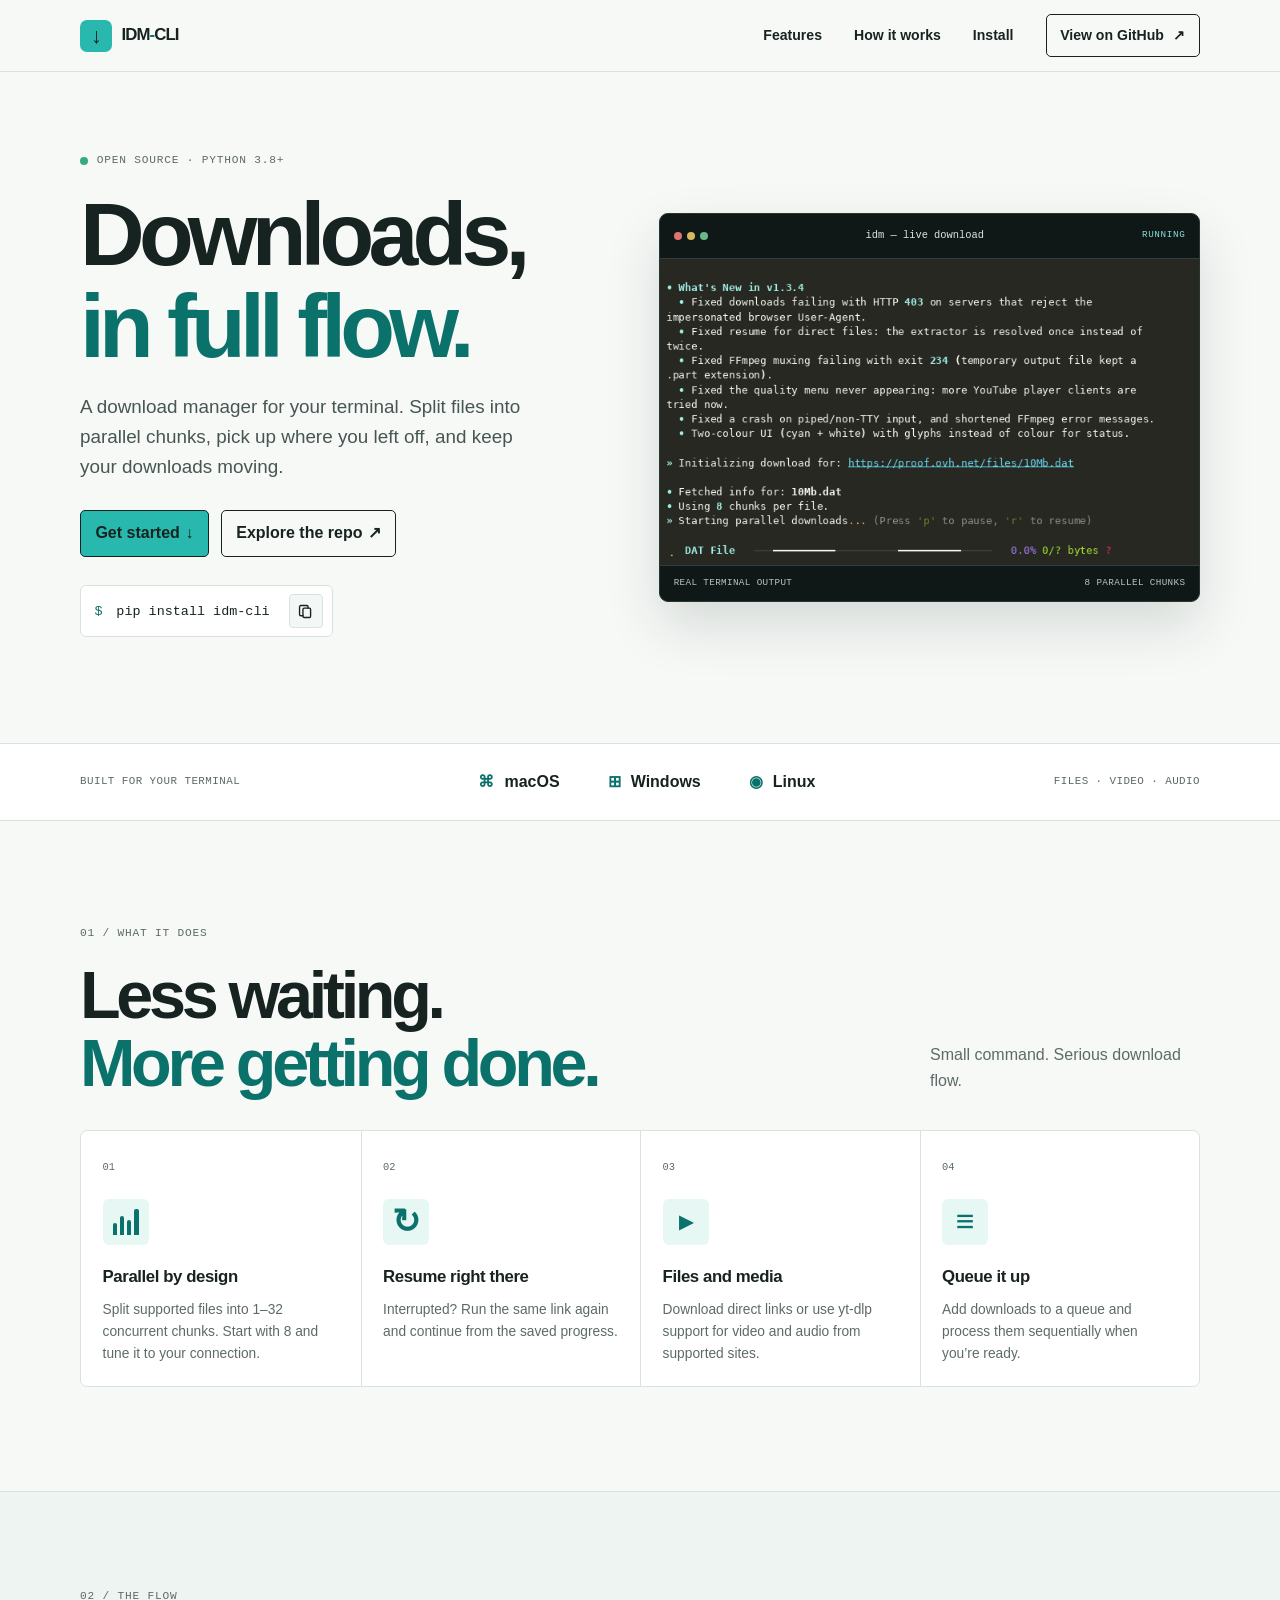
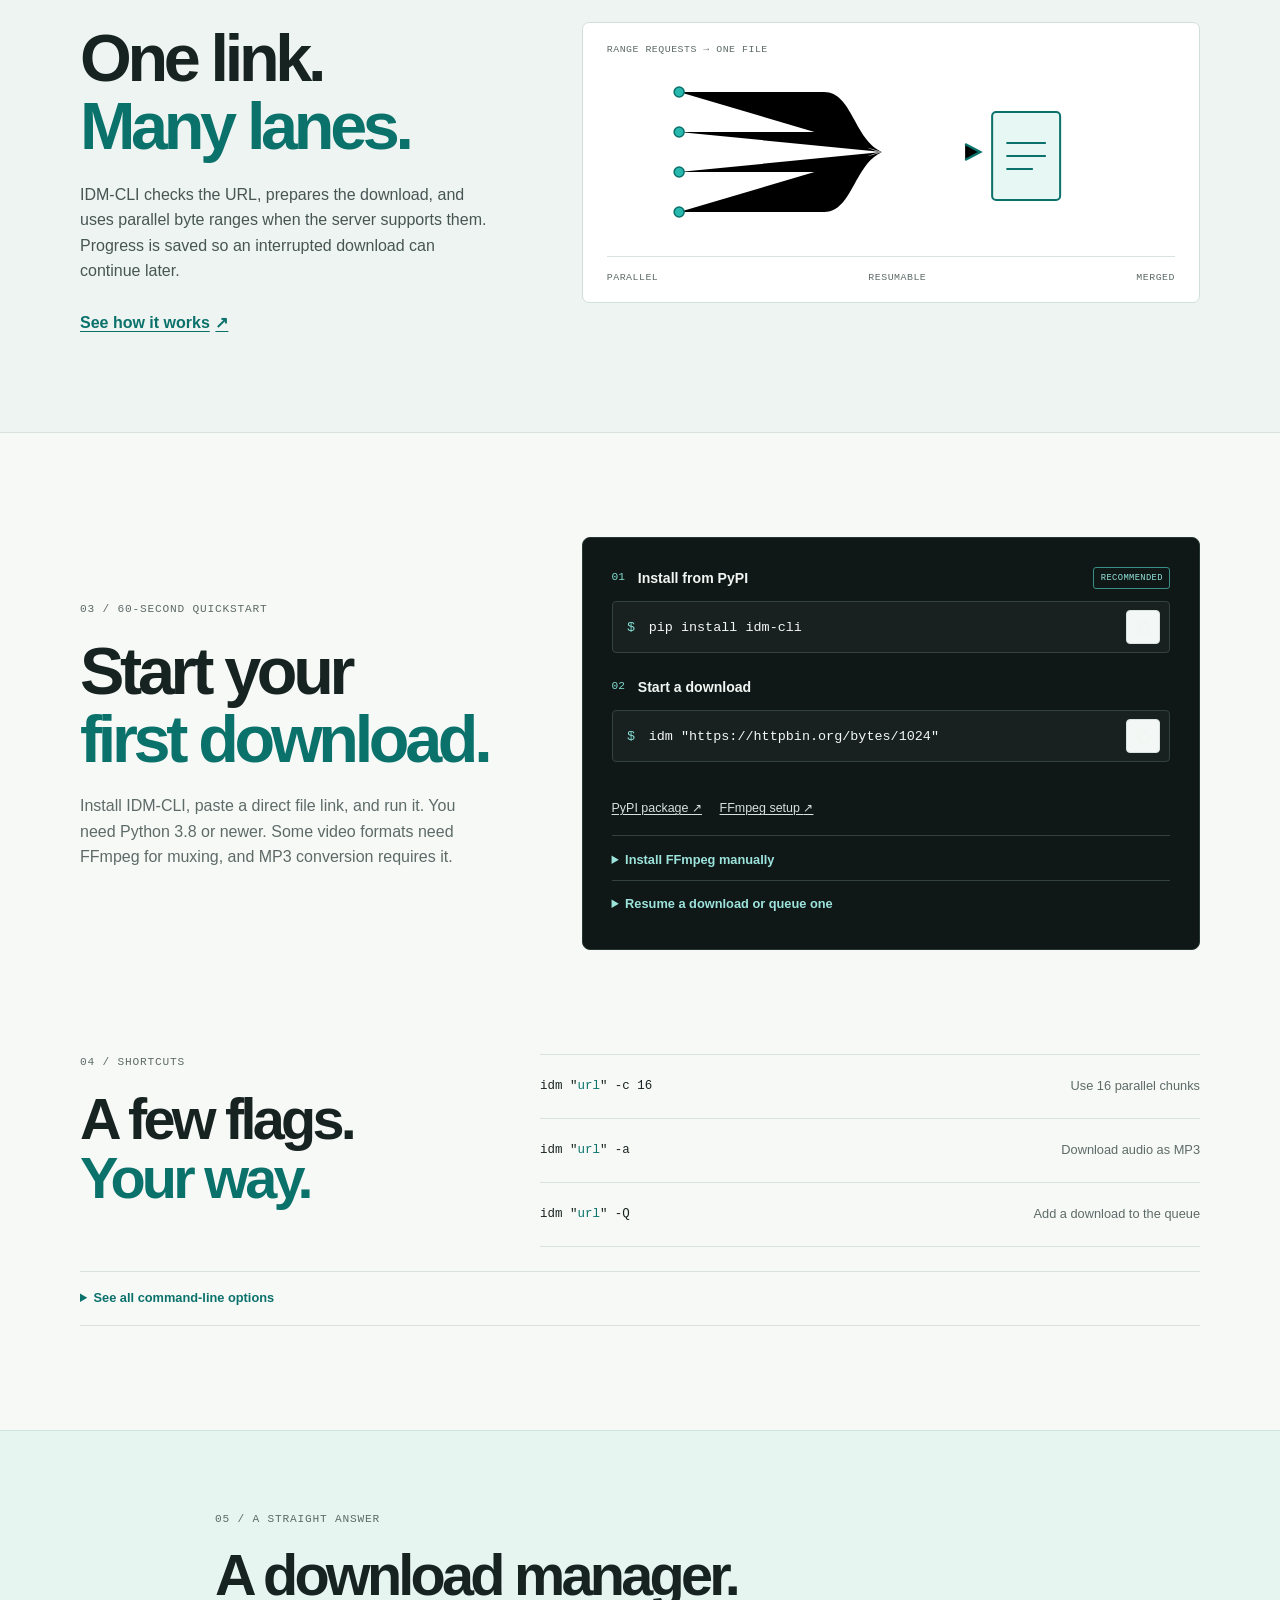
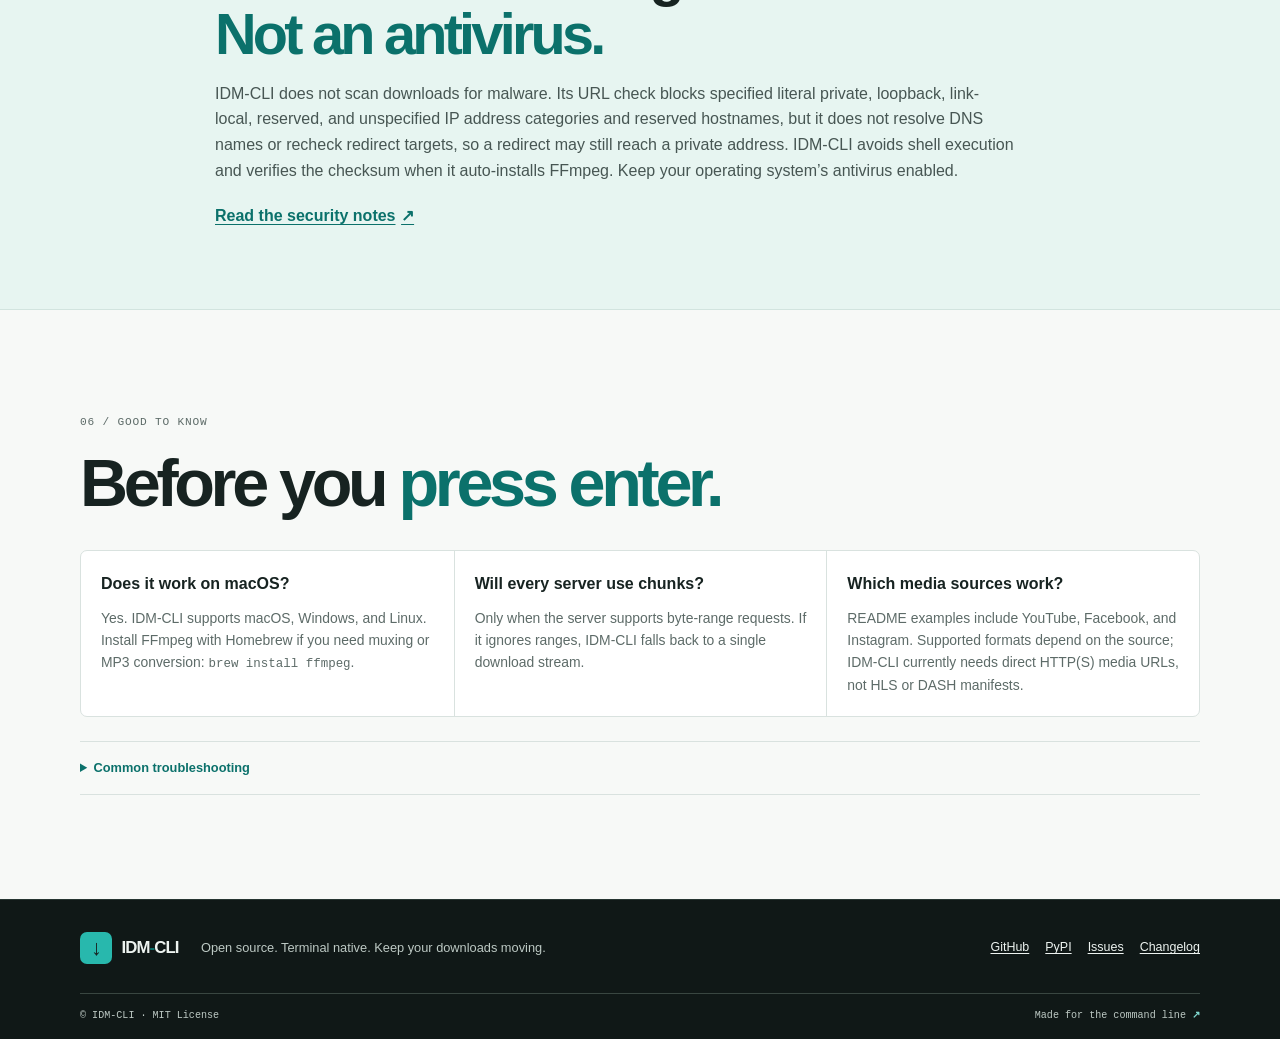
<file: docs/index.html>
<!doctype html>
<html lang="en">
  <head>
    <meta charset="utf-8">
    <meta name="viewport" content="width=device-width, initial-scale=1">
    <meta name="theme-color" content="#f5f2e9">
    <meta
      name="description"
      content="IDM-CLI is a free, open-source download manager for your terminal. Split downloads into parallel chunks, resume them, and grab video or audio across Windows, macOS, and Linux."
    >
    <meta property="og:type" content="website">
    <meta property="og:title" content="IDM-CLI — Downloads in full flow">
    <meta
      property="og:description"
      content="A fast, resumable download manager for the terminal."
    >
    <meta property="og:url" content="https://rj41-w2.github.io/idm-cli/">
    <meta property="og:image" content="https://rj41-w2.github.io/idm-cli/demo.gif">
    <meta property="og:image:alt" content="IDM-CLI downloading a file in the terminal">
    <meta name="twitter:card" content="summary_large_image">
    <link rel="canonical" href="https://rj41-w2.github.io/idm-cli/">
    <title>IDM-CLI — Downloads in full flow</title>
    <link rel="icon" href="./favicon.svg" type="image/svg+xml">
    <link rel="stylesheet" href="./style.css">
    <script src="./script.js" defer></script>
  </head>
  <body>
    <a class="skip-link" href="#main">Skip to content</a>

    <header class="site-header">
      <a class="brand" href="#top" aria-label="IDM-CLI home">
        <span class="brand-mark" aria-hidden="true">↓</span>
        <span>IDM<span class="brand-dash">-</span>CLI</span>
      </a>

      <button
        class="nav-toggle"
        type="button"
        aria-expanded="false"
        aria-controls="site-nav"
      >
        <span class="nav-toggle-label">Menu</span>
        <span class="nav-toggle-icon" aria-hidden="true"><i></i><i></i></span>
      </button>

      <nav class="site-nav" id="site-nav" aria-label="Main navigation">
        <a href="#features">Features</a>
        <a href="#how-it-works">How it works</a>
        <a href="#install">Install</a>
        <a class="nav-github" href="https://github.com/rj41-w2/idm-cli">
          View on GitHub <span aria-hidden="true">↗</span>
        </a>
      </nav>
    </header>

    <main id="main">
      <section class="hero section-wrap" id="top" aria-labelledby="hero-title">
        <div class="hero-copy">
          <p class="eyebrow"><span class="status-dot"></span> Open source · Python 3.8+</p>
          <h1 id="hero-title">Downloads,<br><span>in full flow.</span></h1>
          <p class="hero-description">
            A download manager for your terminal. Split files into parallel
            chunks, pick up where you left off, and keep your downloads moving.
          </p>

          <div class="hero-actions">
            <a class="button button-primary" href="#install">
              Get started <span aria-hidden="true">↓</span>
            </a>
            <a class="button button-secondary" href="https://github.com/rj41-w2/idm-cli">
              Explore the repo <span aria-hidden="true">↗</span>
            </a>
          </div>

          <div class="hero-install" aria-label="Quick install command">
            <code><span class="prompt-symbol">$</span> pip install idm-cli</code>
            <button class="copy-button" type="button" data-copy="pip install idm-cli" aria-label="Copy pip install command">
              <svg viewBox="0 0 20 20" aria-hidden="true">
                <rect x="7" y="6" width="9" height="11" rx="1.5"></rect>
                <path d="M13 6V4.5A1.5 1.5 0 0 0 11.5 3h-7A1.5 1.5 0 0 0 3 4.5v9A1.5 1.5 0 0 0 4.5 15H7"></path>
              </svg>
            </button>
          </div>
          <p class="copy-feedback" aria-live="polite"></p>
        </div>

        <figure class="hero-terminal">
          <div class="terminal-bar">
            <span class="window-dots" aria-hidden="true"><i></i><i></i><i></i></span>
            <figcaption>idm — live download</figcaption>
            <span class="terminal-status">RUNNING</span>
          </div>
          <img
            src="./demo.gif"
            alt="IDM-CLI terminal demo showing a multi-chunk download, live progress, and the saved file path"
            fetchpriority="high"
          >
          <div class="terminal-caption"><span>REAL TERMINAL OUTPUT</span><span>8 PARALLEL CHUNKS</span></div>
        </figure>
      </section>

      <section class="platform-strip" aria-label="Supported platforms and download options">
        <div class="section-wrap platform-inner">
          <span class="platform-label">Built for your terminal</span>
          <div class="platform-list">
            <span><b aria-hidden="true">⌘</b> macOS</span>
            <span><b aria-hidden="true">⊞</b> Windows</span>
            <span><b aria-hidden="true">◉</b> Linux</span>
          </div>
          <span class="platform-note">Files · video · audio</span>
        </div>
      </section>

      <section class="section-wrap content-section" id="features" aria-labelledby="features-title">
        <div class="section-heading">
          <p class="eyebrow">01 / What it does</p>
          <h2 id="features-title">Less waiting.<br><span>More getting done.</span></h2>
          <p>Small command. Serious download flow.</p>
        </div>

        <div class="feature-grid">
          <article class="feature-card">
            <span class="feature-number">01</span>
            <div class="feature-icon icon-bars" aria-hidden="true"><i></i><i></i><i></i><i></i></div>
            <h3>Parallel by design</h3>
            <p>Split supported files into 1–32 concurrent chunks. Start with 8 and tune it to your connection.</p>
          </article>
          <article class="feature-card">
            <span class="feature-number">02</span>
            <div class="feature-icon icon-resume" aria-hidden="true">↻</div>
            <h3>Resume right there</h3>
            <p>Interrupted? Run the same link again and continue from the saved progress.</p>
          </article>
          <article class="feature-card">
            <span class="feature-number">03</span>
            <div class="feature-icon icon-media" aria-hidden="true">▶</div>
            <h3>Files and media</h3>
            <p>Download direct links or use yt-dlp support for video and audio from supported sites.</p>
          </article>
          <article class="feature-card">
            <span class="feature-number">04</span>
            <div class="feature-icon icon-queue" aria-hidden="true">≡</div>
            <h3>Queue it up</h3>
            <p>Add downloads to a queue and process them sequentially when you’re ready.</p>
          </article>
        </div>
      </section>

      <section class="how-section" id="how-it-works" aria-labelledby="how-title">
        <div class="section-wrap how-grid">
          <div class="how-copy">
            <p class="eyebrow">02 / The flow</p>
            <h2 id="how-title">One link.<br><span>Many lanes.</span></h2>
            <p>
              IDM-CLI checks the URL, prepares the download, and uses parallel
              byte ranges when the server supports them. Progress is saved so
              an interrupted download can continue later.
            </p>
            <a class="text-link" href="https://github.com/rj41-w2/idm-cli#architecture">
              See how it works <span aria-hidden="true">↗</span>
            </a>
          </div>
          <div class="flow-card">
            <p class="flow-card-label">RANGE REQUESTS → ONE FILE</p>
            <svg class="flow-sketch" viewBox="0 0 480 190" role="img" aria-labelledby="flow-title flow-desc">
              <title id="flow-title">Parallel download flow</title>
              <desc id="flow-desc">Four download ranges flow in parallel and join into one file.</desc>
              <path d="M28 30h145c28 0 30 48 58 60m-203-20h145c28 0 30 15 58 20m-203 20h145c28 0 30-15 58-20m-203 60h145c28 0 30-48 58-60m0 0h95" />
              <path class="flow-arrow" d="m314 82 15 8-15 8" />
              <rect x="341" y="50" width="68" height="88" rx="4" />
              <path class="flow-file-line" d="M356 81h38m-38 13h38m-38 13h25" />
              <circle cx="28" cy="30" r="5" /><circle cx="28" cy="70" r="5" />
              <circle cx="28" cy="110" r="5" /><circle cx="28" cy="150" r="5" />
            </svg>
            <div class="flow-card-footer"><span>PARALLEL</span><span>RESUMABLE</span><span>MERGED</span></div>
          </div>
        </div>
      </section>

      <section class="section-wrap install-section" id="install" aria-labelledby="install-title">
        <div class="install-heading">
          <p class="eyebrow">03 / 60-second quickstart</p>
          <h2 id="install-title">Start your<br><span>first download.</span></h2>
          <p>Install IDM-CLI, paste a direct file link, and run it. You need Python 3.8 or newer. Some video formats need FFmpeg for muxing, and MP3 conversion requires it.</p>
        </div>

        <div class="install-panel">
          <div class="panel-title"><span>01</span><strong>Install from PyPI</strong><span class="panel-tag">RECOMMENDED</span></div>
          <div class="code-row">
            <code><span>$</span> pip install idm-cli</code>
            <button class="copy-button copy-button-light" type="button" data-copy="pip install idm-cli" aria-label="Copy install command">
              <svg viewBox="0 0 20 20" aria-hidden="true"><rect x="7" y="6" width="9" height="11" rx="1.5"></rect><path d="M13 6V4.5A1.5 1.5 0 0 0 11.5 3h-7A1.5 1.5 0 0 0 3 4.5v9A1.5 1.5 0 0 0 4.5 15H7"></path></svg>
            </button>
          </div>
          <div class="panel-title panel-title-second"><span>02</span><strong>Start a download</strong></div>
          <div class="code-row">
            <code><span>$</span> idm "https://httpbin.org/bytes/1024"</code>
            <button class="copy-button copy-button-light" type="button" data-copy='idm "https://httpbin.org/bytes/1024"' aria-label="Copy example command">
              <svg viewBox="0 0 20 20" aria-hidden="true"><rect x="7" y="6" width="9" height="11" rx="1.5"></rect><path d="M13 6V4.5A1.5 1.5 0 0 0 11.5 3h-7A1.5 1.5 0 0 0 3 4.5v9A1.5 1.5 0 0 0 4.5 15H7"></path></svg>
            </button>
          </div>
          <p class="install-note" aria-live="polite"></p>
          <div class="install-links">
            <a href="https://pypi.org/project/idm-cli/">PyPI package <span aria-hidden="true">↗</span></a>
            <a href="https://github.com/rj41-w2/idm-cli#prerequisites">FFmpeg setup <span aria-hidden="true">↗</span></a>
          </div>
          <details class="ffmpeg-details">
            <summary>Install FFmpeg manually</summary>
            <div class="ffmpeg-options">
              <p><strong>macOS</strong><code>brew install ffmpeg</code></p>
              <p><strong>Windows</strong><code>winget install ffmpeg</code></p>
              <p><strong>Debian / Ubuntu</strong><code>sudo apt install ffmpeg</code></p>
            </div>
          </details>
          <details class="quickstart-details">
            <summary>Resume a download or queue one</summary>
            <div class="quickstart-options">
              <article>
                <h3>Resume</h3>
                <p>Run the same URL again to continue a saved matching download.</p>
                <code>idm "https://httpbin.org/bytes/1024"</code>
              </article>
              <article>
                <h3>Queue</h3>
                <p>Add a link with <code>-Q</code>, then type <code>start queue</code> in IDM-CLI.</p>
                <code>idm "https://httpbin.org/bytes/1024" -Q</code>
              </article>
            </div>
          </details>
        </div>
      </section>

      <section class="section-wrap examples-section" aria-labelledby="examples-title">
        <div class="examples-intro">
          <p class="eyebrow">04 / Shortcuts</p>
          <h2 id="examples-title">A few flags.<br><span>Your way.</span></h2>
        </div>
        <div class="examples-list">
          <div class="example-row"><code>idm "<em>url</em>" -c 16</code><span>Use 16 parallel chunks</span></div>
          <div class="example-row"><code>idm "<em>url</em>" -a</code><span>Download audio as MP3</span></div>
          <div class="example-row"><code>idm "<em>url</em>" -Q</code><span>Add a download to the queue</span></div>
        </div>
        <details class="flag-reference">
          <summary>See all command-line options</summary>
          <dl class="flag-list">
            <div><dt><code>-q &lt;resolution&gt;</code></dt><dd>Choose a video quality, such as <code>1080p</code>.</dd></div>
            <div><dt><code>-a</code></dt><dd>Download audio and convert it to MP3.</dd></div>
            <div><dt><code>-v</code></dt><dd>Download video and audio without the quality prompt.</dd></div>
            <div><dt><code>-Q</code></dt><dd>Add the URL to the download queue.</dd></div>
            <div><dt><code>-c &lt;number&gt;</code></dt><dd>Set parallel chunks from 1 to 32; default is 8.</dd></div>
            <div><dt><code>-f &lt;filename&gt;</code></dt><dd>Save the download with a custom filename.</dd></div>
          </dl>
        </details>
      </section>

      <section class="security-section" aria-labelledby="security-title">
        <div class="section-wrap security-inner">
          <div>
            <p class="eyebrow">05 / A straight answer</p>
            <h2 id="security-title">A download manager.<br><span>Not an antivirus.</span></h2>
            <p>IDM-CLI does not scan downloads for malware. Its URL check blocks specified literal private, loopback, link-local, reserved, and unspecified IP address categories and reserved hostnames, but it does not resolve DNS names or recheck redirect targets, so a redirect may still reach a private address. IDM-CLI avoids shell execution and verifies the checksum when it auto-installs FFmpeg. Keep your operating system’s antivirus enabled.</p>
            <a class="text-link" href="https://github.com/rj41-w2/idm-cli#security">Read the security notes <span aria-hidden="true">↗</span></a>
          </div>
        </div>
      </section>

      <section class="section-wrap faq-section" aria-labelledby="faq-title">
        <p class="eyebrow">06 / Good to know</p>
        <h2 id="faq-title">Before you <span>press enter.</span></h2>
        <div class="faq-grid">
          <article><h3>Does it work on macOS?</h3><p>Yes. IDM-CLI supports macOS, Windows, and Linux. Install FFmpeg with Homebrew if you need muxing or MP3 conversion: <code>brew install ffmpeg</code>.</p></article>
          <article><h3>Will every server use chunks?</h3><p>Only when the server supports byte-range requests. If it ignores ranges, IDM-CLI falls back to a single download stream.</p></article>
          <article><h3>Which media sources work?</h3><p>README examples include YouTube, Facebook, and Instagram. Supported formats depend on the source; IDM-CLI currently needs direct HTTP(S) media URLs, not HLS or DASH manifests.</p></article>
        </div>
        <details class="troubleshooting">
          <summary>Common troubleshooting</summary>
          <div class="troubleshoot-grid">
            <article><h3>Chunks are not speeding things up</h3><p>Parallel ranges depend on server support. If a server ignores range requests, IDM-CLI automatically uses one stream.</p></article>
            <article><h3>Media conversion fails</h3><p>Install FFmpeg and make sure it is available on PATH, or use IDM-CLI’s automatic installer for supported operations.</p></article>
            <article><h3>Windows blocks the app</h3><p>If Device Guard blocks the executable, run the Python module instead: <code>python -m idm_cli</code>.</p></article>
          </div>
          <a class="text-link" href="https://github.com/rj41-w2/idm-cli#troubleshooting-windows-device-guard">More troubleshooting notes <span aria-hidden="true">↗</span></a>
        </details>
      </section>
    </main>

    <footer class="site-footer">
      <div class="section-wrap footer-inner">
        <a class="brand footer-brand" href="#top"><span class="brand-mark" aria-hidden="true">↓</span><span>IDM<span class="brand-dash">-</span>CLI</span></a>
        <p>Open source. Terminal native. Keep your downloads moving.</p>
        <div class="footer-links">
          <a href="https://github.com/rj41-w2/idm-cli">GitHub</a>
          <a href="https://pypi.org/project/idm-cli/">PyPI</a>
          <a href="https://github.com/rj41-w2/idm-cli/issues">Issues</a>
          <a href="https://github.com/rj41-w2/idm-cli/blob/main/CHANGELOG.md">Changelog</a>
        </div>
      </div>
      <div class="section-wrap footer-bottom"><span>© IDM-CLI · MIT License</span><span>Made for the command line <b aria-hidden="true">↗</b></span></div>
    </footer>
  </body>
</html>
</file>
<file: docs/style.css>
:root {
  color-scheme: light;
  --paper: #f7f9f7;
  --ink: #172321;
  --muted: #5d6b68;
  --line: #d9e2df;
  --cyan: #28b8ad;
  --cyan-dark: #0b716b;
  --terminal: #101817;
  --mono: "SFMono-Regular", Consolas, "Liberation Mono", monospace;
  --sans: "Avenir Next", Avenir, "Segoe UI", "Helvetica Neue", sans-serif;
}

*,
*::before,
*::after {
  box-sizing: border-box;
}

html {
  scroll-behavior: smooth;
  scroll-padding-top: 5rem;
}

body {
  margin: 0;
  background: var(--paper);
  color: var(--ink);
  font-family: var(--sans);
  line-height: 1.6;
}

button,
a {
  color: inherit;
  font: inherit;
}

a {
  text-decoration-thickness: 1px;
  text-underline-offset: 0.2em;
}

a:focus-visible,
button:focus-visible {
  outline: 3px solid var(--cyan-dark);
  outline-offset: 4px;
}

::selection {
  background: #bcece7;
  color: var(--ink);
}

.section-wrap {
  width: min(1120px, calc(100% - 48px));
  margin-inline: auto;
}

.skip-link {
  position: absolute;
  z-index: 10;
  top: 0.75rem;
  left: 0.75rem;
  padding: 0.65rem 0.9rem;
  transform: translateY(-160%);
  background: var(--ink);
  color: white;
}

.skip-link:focus {
  transform: translateY(0);
}

.site-header {
  position: relative;
  z-index: 5;
  display: flex;
  min-height: 72px;
  align-items: center;
  justify-content: space-between;
  padding-inline: max(24px, calc((100vw - 1120px) / 2));
  border-bottom: 1px solid var(--line);
  background: var(--paper);
}

.brand {
  display: inline-flex;
  align-items: center;
  gap: 0.6rem;
  font-size: 1.05rem;
  font-weight: 700;
  letter-spacing: -0.055em;
  text-decoration: none;
}

.brand-mark {
  display: grid;
  width: 32px;
  height: 32px;
  place-items: center;
  border-radius: 7px;
  background: var(--cyan);
  color: var(--ink);
  font-size: 1.35rem;
  line-height: 1;
}

.brand-dash {
  color: var(--cyan-dark);
}

.site-nav {
  display: flex;
  align-items: center;
  gap: clamp(1.1rem, 3vw, 2rem);
  font-size: 0.88rem;
  font-weight: 600;
}

.site-nav a {
  text-decoration: none;
}

.site-nav a:not(.nav-github):hover,
.footer-links a:hover {
  color: var(--cyan-dark);
}

.nav-github {
  padding: 0.55rem 0.85rem;
  border: 1px solid var(--ink);
  border-radius: 5px;
}

.nav-github span,
.button span,
.text-link span {
  margin-left: 0.35rem;
}

.nav-toggle {
  display: none;
}

.hero {
  display: grid;
  min-height: 590px;
  grid-template-columns: 0.95fr 1.05fr;
  align-items: center;
  gap: clamp(2.5rem, 7vw, 6rem);
  padding-block: 5rem;
}

.eyebrow {
  display: flex;
  align-items: center;
  gap: 0.55rem;
  margin: 0 0 1.1rem;
  color: var(--muted);
  font-family: var(--mono);
  font-size: 0.7rem;
  letter-spacing: 0.07em;
  text-transform: uppercase;
}

.status-dot {
  width: 8px;
  height: 8px;
  border-radius: 50%;
  background: #38a981;
}

h1,
h2,
h3,
p {
  margin-top: 0;
}

h1,
h2 {
  font-weight: 700;
  letter-spacing: -0.065em;
  line-height: 1.03;
}

.hero h1 {
  margin-bottom: 1.25rem;
  font-size: clamp(3.6rem, 7vw, 6.4rem);
}

.hero h1 span,
.section-heading h2 span,
.how-copy h2 span,
.install-heading h2 span,
.examples-intro h2 span,
.security-inner h2 span,
.faq-section h2 span {
  color: var(--cyan-dark);
}

.hero-description {
  max-width: 460px;
  margin-bottom: 1.7rem;
  color: #475653;
  font-size: clamp(1.02rem, 1.5vw, 1.18rem);
}

.hero-actions {
  display: flex;
  flex-wrap: wrap;
  gap: 0.75rem;
}

.button {
  display: inline-flex;
  min-height: 46px;
  align-items: center;
  justify-content: center;
  padding: 0.6rem 0.9rem;
  border: 1px solid var(--ink);
  border-radius: 5px;
  font-weight: 650;
  text-decoration: none;
  transition: background-color 140ms ease, transform 140ms ease;
}

.button:hover {
  transform: translateY(-2px);
}

.button-primary {
  background: var(--cyan);
}

.button-primary:hover {
  background: #62d4ca;
}

.button-secondary {
  background: transparent;
}

.button-secondary:hover {
  background: #e7eeeb;
}

.hero-install {
  display: flex;
  width: fit-content;
  max-width: 100%;
  align-items: center;
  gap: 1.2rem;
  margin-top: 1.8rem;
  padding: 0.5rem 0.55rem 0.5rem 0.85rem;
  border: 1px solid var(--line);
  border-radius: 6px;
  background: #fff;
}

.hero-install code,
.code-row code,
.example-row code {
  font-family: var(--mono);
  font-size: 0.84rem;
}

.prompt-symbol,
.code-row code span {
  margin-right: 0.35rem;
  color: var(--cyan-dark);
}

.copy-button {
  display: grid;
  width: 34px;
  height: 34px;
  flex: 0 0 auto;
  place-items: center;
  border: 1px solid var(--line);
  border-radius: 4px;
  background: #f3f7f5;
  cursor: pointer;
}

.copy-button:hover {
  border-color: var(--cyan-dark);
  background: #e5f6f3;
}

.copy-button svg {
  width: 17px;
  fill: none;
  stroke: currentColor;
  stroke-linecap: round;
  stroke-linejoin: round;
  stroke-width: 1.6;
}

.copy-feedback,
.install-note {
  min-height: 1.2rem;
  margin: 0.4rem 0 0;
  color: var(--cyan-dark);
  font-family: var(--mono);
  font-size: 0.72rem;
}

.hero-terminal {
  min-width: 0;
  margin: 0;
  overflow: hidden;
  border: 1px solid #263632;
  border-radius: 9px;
  background: var(--terminal);
  box-shadow: 0 24px 55px rgb(15 34 30 / 14%);
}

.terminal-bar {
  display: flex;
  min-height: 44px;
  align-items: center;
  justify-content: space-between;
  gap: 0.8rem;
  padding-inline: 0.85rem;
  color: #dce5e1;
  font-family: var(--mono);
  font-size: 0.65rem;
}

.window-dots {
  display: flex;
  gap: 5px;
}

.window-dots i {
  width: 8px;
  height: 8px;
  border-radius: 50%;
  background: #60726c;
}

.window-dots i:first-child { background: #de756e; }
.window-dots i:nth-child(2) { background: #d7b95e; }
.window-dots i:last-child { background: #65b98a; }

.terminal-status {
  color: #80ded4;
  font-size: 0.58rem;
  letter-spacing: 0.07em;
}

.hero-terminal img {
  display: block;
  width: 100%;
  height: auto;
  border-block: 1px solid #31403b;
}

.terminal-caption {
  display: flex;
  justify-content: space-between;
  gap: 0.8rem;
  padding: 0.65rem 0.85rem;
  color: #b7c5c0;
  font-family: var(--mono);
  font-size: 0.58rem;
  letter-spacing: 0.04em;
}

.platform-strip {
  border-block: 1px solid var(--line);
  background: #fff;
}

.platform-inner {
  display: flex;
  min-height: 76px;
  align-items: center;
  justify-content: space-between;
  gap: 1.2rem;
}

.platform-label,
.platform-note {
  color: var(--muted);
  font-family: var(--mono);
  font-size: 0.68rem;
  letter-spacing: 0.04em;
  text-transform: uppercase;
}

.platform-list {
  display: flex;
  flex-wrap: wrap;
  gap: clamp(1.2rem, 4vw, 3rem);
  font-weight: 600;
}

.platform-list b {
  margin-right: 0.35rem;
  color: var(--cyan-dark);
  font-size: 1rem;
}

.content-section,
.faq-section {
  padding-block: 6.5rem;
}

.section-heading {
  display: grid;
  grid-template-columns: 1fr 1fr;
  align-items: end;
  column-gap: 2rem;
  margin-bottom: 2rem;
}

.section-heading .eyebrow {
  grid-column: 1 / -1;
}

.section-heading h2,
.how-copy h2,
.install-heading h2,
.examples-intro h2,
.security-inner h2,
.faq-section h2 {
  margin-bottom: 0;
  font-size: clamp(2.7rem, 5.2vw, 4.7rem);
}

.section-heading > p:last-child {
  max-width: 270px;
  justify-self: end;
  margin-bottom: 0.25rem;
  color: var(--muted);
}

.feature-grid {
  display: grid;
  grid-template-columns: repeat(4, 1fr);
  border: 1px solid var(--line);
  border-radius: 7px;
  background: #fff;
}

.feature-card {
  position: relative;
  min-height: 250px;
  padding: 1.35rem;
}

.feature-card + .feature-card {
  border-left: 1px solid var(--line);
}

.feature-number {
  color: var(--muted);
  font-family: var(--mono);
  font-size: 0.65rem;
}

.feature-icon {
  display: flex;
  width: 46px;
  height: 46px;
  align-items: center;
  justify-content: center;
  margin: 1.3rem 0 1.2rem;
  border-radius: 6px;
  background: #e6f7f4;
  color: var(--cyan-dark);
  font-size: 1.8rem;
  font-weight: 700;
}

.icon-bars {
  align-items: end;
  gap: 3px;
  padding: 10px;
}

.icon-bars i {
  width: 5px;
  border-radius: 2px 2px 0 0;
  background: var(--cyan-dark);
}

.icon-bars i:nth-child(1) { height: 45%; }
.icon-bars i:nth-child(2) { height: 70%; }
.icon-bars i:nth-child(3) { height: 55%; }
.icon-bars i:nth-child(4) { height: 100%; }
.icon-resume { font-size: 2.1rem; }
.icon-media { font-size: 1.15rem; }
.icon-queue { font-size: 2rem; }

.feature-card h3 {
  margin-bottom: 0.5rem;
  font-size: 1.05rem;
  letter-spacing: -0.025em;
}

.feature-card p {
  margin-bottom: 0;
  color: var(--muted);
  font-size: 0.86rem;
}

.how-section {
  padding-block: 6rem;
  border-block: 1px solid var(--line);
  background: #eef4f1;
}

.how-grid {
  display: grid;
  grid-template-columns: 0.8fr 1.2fr;
  align-items: center;
  gap: clamp(2rem, 7vw, 6rem);
}

.how-copy h2 {
  margin-bottom: 1.3rem;
}

.how-copy > p:not(.eyebrow) {
  max-width: 440px;
  color: #475653;
}

.text-link {
  display: inline-flex;
  align-items: center;
  margin-top: 0.65rem;
  color: var(--cyan-dark);
  font-weight: 700;
  text-decoration-thickness: 1px;
}

.flow-card {
  padding: 1.2rem 1.5rem 1rem;
  border: 1px solid #d1dfdb;
  border-radius: 7px;
  background: #fff;
}

.flow-card-label,
.flow-card-footer {
  color: var(--muted);
  font-family: var(--mono);
  font-size: 0.62rem;
  letter-spacing: 0.05em;
}

.flow-card-label {
  margin-bottom: 0;
}

.flow-sketch {
  display: block;
  width: 100%;
  max-height: 190px;
  margin-block: 0.25rem;
  overflow: visible;
}

.flow-sketch path:first-child {
  fill: none;
  stroke: #71827d;
  stroke-linecap: round;
  stroke-linejoin: round;
  stroke-width: 2.2;
}

.flow-sketch .flow-arrow {
  stroke: var(--cyan-dark);
  stroke-width: 2.5;
}

.flow-sketch rect {
  fill: #e6f7f4;
  stroke: var(--cyan-dark);
  stroke-width: 2;
}

.flow-sketch .flow-file-line {
  fill: none;
  stroke: var(--cyan-dark);
  stroke-linecap: round;
  stroke-width: 2;
}

.flow-sketch circle {
  fill: var(--cyan);
  stroke: var(--cyan-dark);
  stroke-width: 1.5;
}

.flow-card-footer {
  display: flex;
  justify-content: space-between;
  padding-top: 0.8rem;
  border-top: 1px solid var(--line);
}

.install-section {
  display: grid;
  grid-template-columns: 0.8fr 1.2fr;
  align-items: center;
  gap: clamp(2rem, 7vw, 6rem);
  padding-block: 6.5rem;
}

.install-heading h2 {
  margin-bottom: 1.2rem;
}

.install-heading > p:last-child {
  max-width: 380px;
  color: var(--muted);
}

.install-panel {
  padding: clamp(1.2rem, 3vw, 1.8rem);
  border: 1px solid #263632;
  border-radius: 8px;
  background: var(--terminal);
  color: #f1f6f3;
}

.panel-title {
  display: flex;
  align-items: center;
  gap: 0.8rem;
  margin-bottom: 0.75rem;
  font-size: 0.88rem;
}

.panel-title > span:first-child {
  color: #81d9d0;
  font-family: var(--mono);
  font-size: 0.7rem;
}

.panel-tag {
  margin-left: auto;
  padding: 0.2rem 0.4rem;
  border: 1px solid #398f87;
  border-radius: 3px;
  color: #91e3db;
  font-family: var(--mono);
  font-size: 0.55rem;
  letter-spacing: 0.04em;
}

.code-row {
  display: flex;
  min-height: 52px;
  align-items: center;
  justify-content: space-between;
  gap: 1rem;
  padding: 0.45rem 0.55rem 0.45rem 0.9rem;
  border: 1px solid #34423e;
  border-radius: 4px;
  background: #18211f;
}

.code-row code {
  overflow-wrap: anywhere;
  color: #f4f7f5;
}

.code-row code span {
  color: #84ddd4;
}

.copy-button-light {
  background: #f3f7f5;
}

.panel-title-second {
  margin-top: 1.4rem;
}

.install-note {
  color: #91e3db;
}

.install-links {
  display: flex;
  flex-wrap: wrap;
  gap: 1.1rem;
  margin-top: 0.7rem;
  color: #d4e1dc;
  font-size: 0.78rem;
}

.ffmpeg-details {
  margin-top: 1rem;
  border-top: 1px solid #34423e;
  color: #e2ebe7;
}

.ffmpeg-details summary,
.flag-reference summary {
  width: fit-content;
  padding-block: 0.85rem 0.35rem;
  color: #9ce3dc;
  cursor: pointer;
  font-size: 0.8rem;
  font-weight: 600;
}

.ffmpeg-options {
  display: grid;
  grid-template-columns: repeat(3, 1fr);
  gap: 0.7rem;
  padding-top: 0.7rem;
}

.ffmpeg-options p {
  display: grid;
  gap: 0.3rem;
  margin: 0;
  color: #d5dfdb;
  font-size: 0.7rem;
}

.ffmpeg-options code {
  color: #fff;
  font-family: var(--mono);
  font-size: 0.62rem;
  overflow-wrap: anywhere;
}

.quickstart-details {
  margin-top: 0.25rem;
  border-top: 1px solid #34423e;
  color: #e2ebe7;
}

.quickstart-details summary,
.troubleshooting summary {
  width: fit-content;
  padding-block: 0.85rem 0.35rem;
  color: #9ce3dc;
  cursor: pointer;
  font-size: 0.8rem;
  font-weight: 600;
}

.quickstart-options {
  display: grid;
  grid-template-columns: repeat(2, 1fr);
  gap: 1rem;
  padding-top: 0.65rem;
}

.quickstart-options article {
  display: grid;
  align-content: start;
  gap: 0.35rem;
}

.quickstart-options h3 {
  margin: 0;
  color: #fff;
  font-size: 0.82rem;
}

.quickstart-options p {
  margin: 0;
  color: #c6d2cd;
  font-size: 0.72rem;
}

.quickstart-options code {
  color: #fff;
  font-family: var(--mono);
  font-size: 0.62rem;
  overflow-wrap: anywhere;
}

.examples-section {
  display: grid;
  grid-template-columns: 0.75fr 1.25fr;
  column-gap: 4rem;
  row-gap: 1.5rem;
  padding-block: 0 6.5rem;
}

.examples-intro h2 {
  font-size: clamp(2.6rem, 4.5vw, 4rem);
}

.examples-list {
  border-top: 1px solid var(--line);
}

.flag-reference {
  grid-column: 1 / -1;
  border-top: 1px solid var(--line);
  border-bottom: 1px solid var(--line);
}

.flag-reference summary {
  padding-block: 1rem;
  color: var(--cyan-dark);
}

.flag-list {
  display: grid;
  grid-template-columns: repeat(2, 1fr);
  gap: 0;
  margin: 0 0 0.8rem;
}

.flag-list > div {
  display: grid;
  grid-template-columns: minmax(150px, 0.7fr) 1.3fr;
  gap: 1rem;
  padding: 0.75rem 1rem 0.75rem 0;
  border-top: 1px solid var(--line);
}

.flag-list dt,
.flag-list dd {
  margin: 0;
  font-size: 0.8rem;
}

.flag-list dt code,
.flag-list dd code {
  color: var(--cyan-dark);
  font-family: var(--mono);
  font-size: 0.72rem;
}

.flag-list dd {
  color: var(--muted);
}

.example-row {
  display: flex;
  min-height: 64px;
  align-items: center;
  justify-content: space-between;
  gap: 1rem;
  border-bottom: 1px solid var(--line);
}

.example-row code {
  font-size: 0.78rem;
}

.example-row code em {
  color: var(--cyan-dark);
  font-style: normal;
}

.example-row span {
  color: var(--muted);
  font-size: 0.8rem;
  text-align: right;
}

.security-section {
  padding-block: 5rem;
  border-block: 1px solid #d2e4df;
  background: #e7f5f1;
}

.security-inner {
  max-width: 850px;
}

.security-inner h2 {
  margin-bottom: 1rem;
  font-size: clamp(2.5rem, 4.5vw, 4rem);
}

.security-inner > div:last-child > p:not(.eyebrow) {
  max-width: 800px;
  margin-bottom: 0.6rem;
  color: #475653;
}

.faq-section h2 {
  margin-bottom: 2rem;
}

.faq-grid {
  display: grid;
  grid-template-columns: repeat(3, 1fr);
  border: 1px solid var(--line);
  border-radius: 7px;
  background: #fff;
}

.faq-grid article {
  padding: 1.25rem;
}

.faq-grid article + article {
  border-left: 1px solid var(--line);
}

.faq-grid h3 {
  margin-bottom: 0.65rem;
  font-size: 1rem;
}

.faq-grid p {
  margin-bottom: 0;
  color: var(--muted);
  font-size: 0.87rem;
}

.troubleshooting {
  margin-top: 1.5rem;
  border-top: 1px solid var(--line);
  border-bottom: 1px solid var(--line);
}

.troubleshooting summary {
  padding-block: 1rem;
  color: var(--cyan-dark);
}

.troubleshoot-grid {
  display: grid;
  grid-template-columns: repeat(3, 1fr);
  gap: 1.5rem;
  padding-block: 0.5rem 0.8rem;
}

.troubleshoot-grid h3 {
  margin-bottom: 0.45rem;
  font-size: 0.9rem;
}

.troubleshoot-grid p {
  margin-bottom: 0;
  color: var(--muted);
  font-size: 0.8rem;
}

.troubleshoot-grid code {
  font-family: var(--mono);
  font-size: 0.75rem;
}

.faq-grid code {
  font-family: var(--mono);
  font-size: 0.78rem;
}

.site-footer {
  padding-top: 2rem;
  border-top: 1px solid #273632;
  background: var(--terminal);
  color: #edf3f0;
}

.footer-inner {
  display: grid;
  grid-template-columns: auto 1fr auto;
  align-items: center;
  gap: 1.4rem;
  padding-bottom: 1.8rem;
}

.footer-inner > p {
  margin: 0;
  color: #bdc9c4;
  font-size: 0.8rem;
}

.footer-links {
  display: flex;
  flex-wrap: wrap;
  gap: 1rem;
  font-size: 0.78rem;
}

.footer-links a {
  color: #edf3f0;
}

.footer-bottom {
  display: flex;
  justify-content: space-between;
  gap: 1rem;
  padding-block: 0.9rem;
  border-top: 1px solid #394641;
  color: #bdc9c4;
  font-family: var(--mono);
  font-size: 0.63rem;
}

.footer-bottom b {
  color: #81d9d0;
}

@media (max-width: 900px) {
  .hero {
    min-height: unset;
    grid-template-columns: 1fr 1fr;
    gap: 2.5rem;
    padding-block: 4.5rem;
  }

  .hero h1 {
    font-size: clamp(3.3rem, 7.5vw, 5.2rem);
  }

  .feature-grid {
    grid-template-columns: repeat(2, 1fr);
  }

  .feature-card:nth-child(3) {
    border-top: 1px solid var(--line);
    border-left: 0;
  }

  .feature-card:nth-child(4) {
    border-top: 1px solid var(--line);
  }

  .footer-inner {
    grid-template-columns: 1fr auto;
  }

  .footer-inner > p {
    grid-row: 2;
  }

  .footer-links {
    grid-column: 1 / -1;
  }
}

@media (max-width: 680px) {
  html {
    scroll-padding-top: 1rem;
  }

  .section-wrap {
    width: min(100% - 36px, 520px);
  }

  .site-header {
    min-height: 66px;
    padding-inline: 18px;
  }

  .nav-toggle {
    display: flex;
    align-items: center;
    gap: 0.6rem;
    padding: 0.5rem 0.65rem;
    border: 1px solid var(--line);
    border-radius: 5px;
    background: #fff;
    font-size: 0.8rem;
    font-weight: 650;
  }

  .nav-toggle-icon {
    display: grid;
    gap: 4px;
  }

  .nav-toggle-icon i {
    width: 15px;
    height: 2px;
    background: var(--ink);
  }

  .site-nav {
    position: absolute;
    top: calc(100% + 1px);
    right: 0;
    left: 0;
    display: none;
    align-items: stretch;
    gap: 0;
    padding: 0 18px 1rem;
    border-bottom: 1px solid var(--line);
    background: var(--paper);
  }

  .site-nav.is-open {
    display: flex;
    flex-direction: column;
  }

  .site-nav a {
    padding: 0.75rem 0.25rem;
    border-top: 1px solid var(--line);
  }

  .site-nav .nav-github {
    margin-top: 0.6rem;
    padding-inline: 0.75rem;
    border: 1px solid var(--line);
    text-align: center;
  }

  .hero {
    grid-template-columns: 1fr;
    gap: 2.5rem;
    padding-block: 3.8rem 4rem;
  }

  .hero h1 {
    font-size: clamp(3.4rem, 15vw, 4.7rem);
  }

  .platform-inner {
    min-height: unset;
    flex-wrap: wrap;
    justify-content: flex-start;
    padding-block: 1rem;
  }

  .platform-list {
    width: 100%;
    order: 1;
    justify-content: space-between;
  }

  .platform-note {
    margin-left: auto;
  }

  .content-section,
  .faq-section {
    padding-block: 4.5rem;
  }

  .section-heading {
    display: block;
  }

  .section-heading h2,
  .how-copy h2,
  .install-heading h2,
  .examples-intro h2,
  .security-inner h2,
  .faq-section h2 {
    font-size: clamp(2.7rem, 11vw, 4rem);
  }

  .section-heading > p:last-child {
    margin-top: 0.9rem;
  }

  .feature-grid,
  .faq-grid {
    grid-template-columns: 1fr;
  }

  .feature-card {
    min-height: unset;
    padding-block: 1.2rem;
  }

  .feature-card + .feature-card,
  .feature-card:nth-child(3),
  .feature-card:nth-child(4),
  .faq-grid article + article {
    border-top: 1px solid var(--line);
    border-left: 0;
  }

  .feature-icon {
    margin-block: 0.9rem;
  }

  .how-section {
    padding-block: 4rem;
  }

  .how-grid,
  .install-section,
  .examples-section {
    grid-template-columns: 1fr;
    gap: 2.2rem;
  }

  .install-section {
    padding-block: 4.5rem;
  }

  .examples-section {
    padding-block: 0 4.5rem;
  }

  .flag-reference {
    margin-top: -1.2rem;
  }

  .flag-list {
    grid-template-columns: 1fr;
  }

  .ffmpeg-options {
    grid-template-columns: 1fr;
    gap: 0.6rem;
  }

  .quickstart-options,
  .troubleshoot-grid {
    grid-template-columns: 1fr;
  }

  .example-row {
    align-items: flex-start;
    flex-direction: column;
    justify-content: center;
    gap: 0.15rem;
    padding-block: 0.8rem;
  }

  .example-row span {
    text-align: left;
  }

  .security-section {
    padding-block: 4rem;
  }

  .faq-grid article {
    padding: 1.1rem;
  }

  .footer-inner {
    grid-template-columns: 1fr;
    gap: 0.9rem;
  }

  .footer-inner > p {
    grid-row: auto;
  }

  .footer-links {
    grid-column: auto;
    gap: 0.8rem 1.1rem;
  }

  .footer-bottom {
    flex-direction: column;
  }
}

@media (max-width: 380px) {
  .hero-actions {
    align-items: stretch;
    flex-direction: column;
  }

  .hero-install {
    width: 100%;
    justify-content: space-between;
    gap: 0.4rem;
  }

  .hero-install code,
  .code-row code {
    font-size: 0.72rem;
  }

  .terminal-caption {
    font-size: 0.5rem;
  }
}

@media (prefers-reduced-motion: reduce) {
  *,
  *::before,
  *::after {
    scroll-behavior: auto !important;
    transition-duration: 0.01ms !important;
    animation-duration: 0.01ms !important;
    animation-iteration-count: 1 !important;
  }
}
</file>
